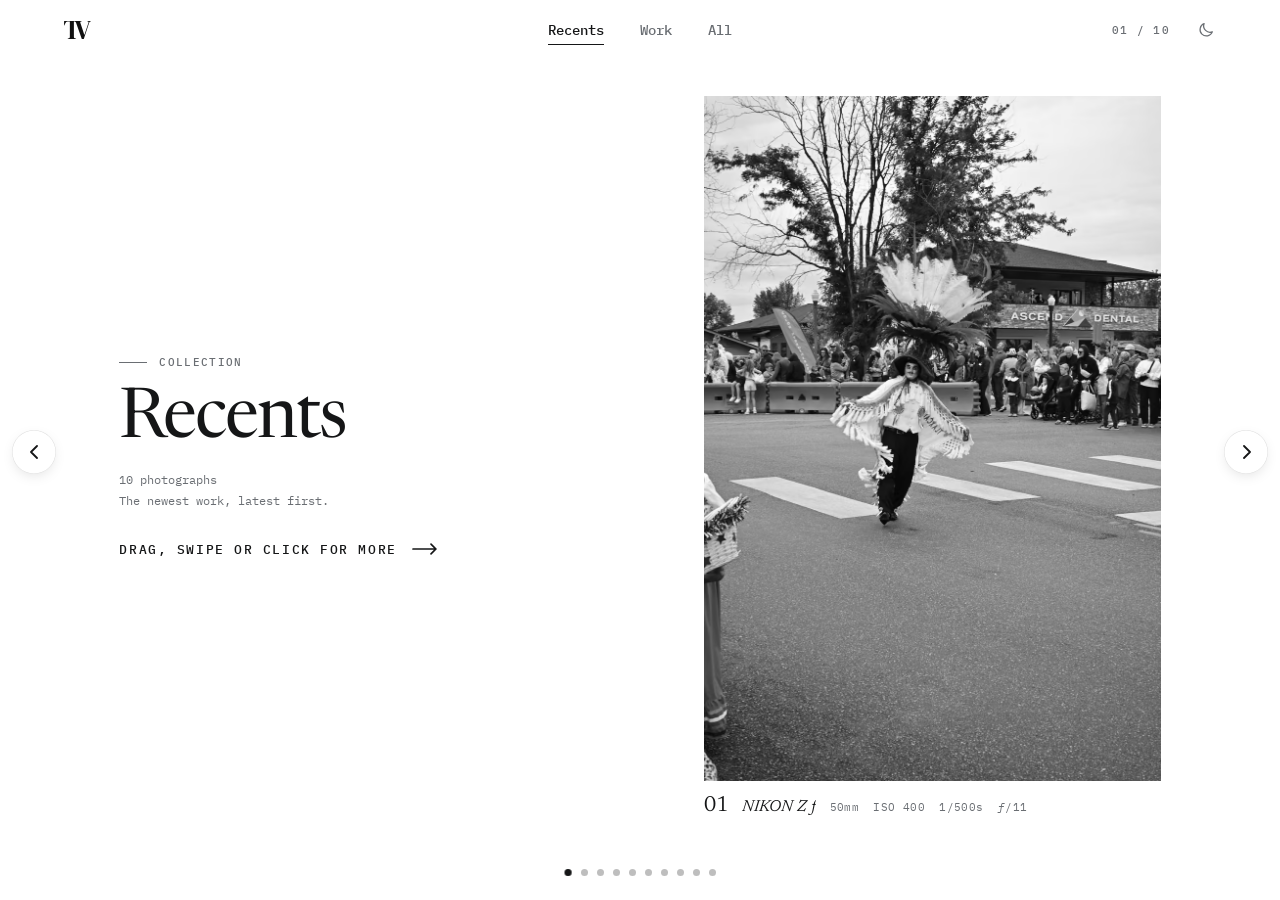
<file: _dist/photography/index.html>
<!doctype html>
<html lang="en">
<head>
<meta charset="utf-8">
<meta name="viewport" content="width=device-width,initial-scale=1,viewport-fit=cover">
<style>[hidden]{display:none!important}body{margin:0}img{max-width:100%}
/* Arriving from the arrow on the home page: the home page slides up and away, and this page slides up in under it.
   A cross-page view transition; browsers without them just open the page. */
@media (prefers-reduced-motion:no-preference){
  @view-transition{navigation:auto}
  html.arrive::view-transition-old(root){animation:vt-out .75s cubic-bezier(.3,.75,.2,1) both}
  html.arrive::view-transition-new(root){animation:vt-in .75s cubic-bezier(.3,.75,.2,1) both}
  @keyframes vt-out{to{transform:translateY(-100%)}}
  @keyframes vt-in{from{transform:translateY(100%)}}
}
</style>
<script>
// The slide plays only when the home page's arrow sent the visitor here (it leaves a note in sessionStorage); any other page change is instant
addEventListener('pagereveal', e => {
  if (!e.viewTransition) return;
  let sent = false; try { sent = sessionStorage.getItem('arrive') === 'rise'; sessionStorage.removeItem('arrive'); } catch (err) {}
  if (!sent) return e.viewTransition.skipTransition();
  document.documentElement.classList.add('arrive');
  e.viewTransition.finished.finally(() => document.documentElement.classList.remove('arrive'));
});
addEventListener('pageswap', e => e.viewTransition && e.viewTransition.skipTransition());
</script>
<title>Terrell V. Photography</title>
<!-- Tab icon: the TV mark, black when the device is in light mode and white in dark mode; the PNG is for browsers without SVG icons -->
<link rel="icon" type="image/png" href="/assets/images/site-wide/favicon-logo.png">
<link rel="icon" type="image/svg+xml" href="/assets/images/site-wide/tv-icon-black.svg" media="(prefers-color-scheme: light)">
<link rel="icon" type="image/svg+xml" href="/assets/images/site-wide/tv-icon-white.svg" media="(prefers-color-scheme: dark)">
<meta name="theme-color" content="#ffffff" id="themeColor">
<meta name="color-scheme" content="light dark" id="colorScheme">
<script>
// Theme: the device's light/dark setting (followed live if it changes), unless the visitor picked one with the toggle during this visit.
// The pick lasts for the tab's session only, so every new visit starts from the device again. It survives a reload (the iOS toggle reloads).
// Runs before the page paints, so there's no flash of the wrong theme.
(() => {
  const q = matchMedia('(prefers-color-scheme: dark)'), root = document.documentElement;
  let saved = null; try { localStorage.removeItem('theme'); saved = sessionStorage.getItem('theme'); } catch (e) {}
  // Safari's own bars follow three things: the page's colour scheme (this meta, plus color-scheme in the CSS), the page background,
  // and theme-color on older iOS. Pin the meta to the site's theme, not "light dark", or Safari keeps following the phone's setting.
  // Swapping the theme-color tag for a fresh one, rather than editing it, nudges Safari to re-read its colours without a reload.
  const apply = t => {
    root.dataset.theme = t;
    document.getElementById('colorScheme').content = t;
    const old = document.getElementById('themeColor'), tc = old.cloneNode(); tc.content = t === 'dark' ? '#111213' : '#ffffff'; old.replaceWith(tc);
    window.onTheme && window.onTheme(t);
  };
  apply(saved || (q.matches ? 'dark' : 'light'));
  q.addEventListener('change', () => { if (!saved) apply(q.matches ? 'dark' : 'light'); });
  // Picking the same theme as the device forgets the choice, so the page goes back to following the device
  window.setTheme = t => { saved = t === (q.matches ? 'dark' : 'light') ? null : t; try { saved ? sessionStorage.setItem('theme', saved) : sessionStorage.removeItem('theme'); } catch (e) {} apply(t); };
})();
</script>
<link rel="preconnect" href="https://fonts.googleapis.com">
<link rel="stylesheet" href="https://fonts.googleapis.com/css2?family=Newsreader:ital,opsz,wght@0,6..72,400;1,6..72,400&family=IBM+Plex+Mono:wght@400;500&display=swap">
<style>
/* Layout: everything is a collection. "All" is a sideways wall of every photo; any other collection opens as snapping, spread-like pages. One header with the imprint and collection tabs ties them together. */
:root{
  color-scheme:light;
  --bg:#ffffff; --ink:#151617; --ink-2:#6a6e73; --ink-3:#a3a7ac; --line:#15161714; --soft:#f3f4f5; --rail:#15161747; --pc-bg:#15161717;
  --serif:"Newsreader","Iowan Old Style","Palatino Linotype",Georgia,serif;
  --mono:"IBM Plex Mono",ui-monospace,SFMono-Regular,Menlo,monospace;
 --hot:#e6e7e9;
  --head-h:60px; --side:40px; --maxw:1320px;
  color-scheme:light;
}
/* Dark theme: set by the script in <head> from the device setting (Windows, macOS, iOS, Android) or the header toggle */
:root[data-theme="dark"]{
  color-scheme:dark;
  --bg:#111213; --ink:#ececed; --ink-2:#a3a7ac; --ink-3:#6f7378; --line:#ececed1a; --soft:#1c1d1f; --rail:#ececed47; --pc-bg:#ececed1c;
 --hot:#2a2b2e;
  color-scheme:dark;
}
/* Light/dark toggle: shows the moon in light mode and the sun in dark mode */
.hr{justify-self:end;display:flex;align-items:center;gap:14px}
.theme,.mode{appearance:none;border:0;background:none;padding:0;width:44px;height:44px;margin-right:-12px;display:grid;place-items:center;cursor:pointer;color:var(--ink-2);transition:color .2s}
@media (hover:hover){.theme:hover,.mode:hover{color:var(--ink)}}
/* All only: grid / one-photo toggle. It shows the view you switch to: the grid icon while focused, the single frame on the wall. */
.mode .m-grid,[data-v="spread"] .mode .m-one{display:none}
[data-v="spread"] .mode .m-grid{display:block}
.theme .sun,[data-theme="dark"] .theme .moon{display:none}
[data-theme="dark"] .theme .sun{display:block}
@media (max-width:760px){:root{--side:20px}}
/* With a mouse, the side margin clears the arrow buttons (44px, 12px from the edge); the header and the title spread both use it */
@media (pointer:fine) and (min-width:761px){:root{--side:64px}}
@media (max-width:760px) and (min-height:501px){:root{--head-h:56px}}
@media (max-height:500px){:root{--head-h:52px;--side:20px;--fbot:40px}}
html,body{height:100%;overflow:hidden;overscroll-behavior:none}
/* Safari (iOS 26) tints the status bar and toolbar from the page's colour scheme and root background, not theme-color */
html{background:var(--bg)}
body{margin:0;background:var(--bg);color:var(--ink);font-family:var(--serif);-webkit-font-smoothing:antialiased;-webkit-tap-highlight-color:transparent}
button{font:inherit;color:inherit}
button:focus-visible,[tabindex]:focus-visible{outline:2px solid var(--ink);outline-offset:3px}
.pages:focus,.room:focus{outline:none}
.mono{font:500 11px/1 var(--mono);letter-spacing:.12em;text-transform:uppercase}

/* Header: imprint, collection tabs, position */
.top{position:fixed;left:0;right:0;top:0;z-index:10;height:calc(var(--head-h) + env(safe-area-inset-top,0px));padding:env(safe-area-inset-top,0px) max(var(--side),env(safe-area-inset-right,0px)) 0 max(var(--side),env(safe-area-inset-left,0px));
  box-sizing:border-box;background:var(--bg);display:grid;grid-template-columns:1fr auto 1fr;align-items:center;column-gap:24px}
/* The header's edges line up with the centred content column on every view */
.top{padding-left:max(var(--side),env(safe-area-inset-left,0px),calc((100% - var(--maxw)) / 2));padding-right:max(var(--side),env(safe-area-inset-right,0px),calc((100% - var(--maxw)) / 2))}
/* Frosted header. The glass lives on a pseudo-element and the header itself stays transparent: Safari (iOS 26) tints the status bar
   from a fixed header's own background colour, and a see-through one comes out white. With none, it uses the page background. */
@supports ((-webkit-backdrop-filter:blur(1px)) or (backdrop-filter:blur(1px))){.top{background:transparent}.top::before{content:"";position:absolute;inset:0;z-index:-1;background:color-mix(in srgb,var(--bg) 85%,transparent);-webkit-backdrop-filter:blur(18px) saturate(1.5);backdrop-filter:blur(18px) saturate(1.5)}}
.imp{appearance:none;border:0;background:none;padding:4px 0;cursor:pointer;justify-self:start;display:flex;flex-direction:column;align-items:flex-start;white-space:nowrap;color:var(--ink)}
.logo{display:block;height:18px;width:auto}.logo-d,[data-theme="dark"] .logo-l{display:none}[data-theme="dark"] .logo-d{display:block}
.tabs{display:flex;gap:36px;position:relative;overflow-x:auto;scrollbar-width:none;max-width:100%}
.tabs::-webkit-scrollbar{display:none}
.tabs button{appearance:none;border:0;background:none;padding:12px 0;cursor:pointer;font-size:14px;color:var(--ink-2);white-space:nowrap;transition:color .2s}
@media (hover:hover){.tabs button:hover{color:var(--ink)}}
.tabs button[aria-selected="true"]{color:var(--ink)}
.tabs i{position:absolute;left:0;bottom:4px;height:1px;background:var(--ink);transition:transform .35s cubic-bezier(.2,.8,.2,1),width .35s cubic-bezier(.2,.8,.2,1),opacity .2s;opacity:0}
@media (max-height:500px){.top{column-gap:18px}.tabs{gap:26px}}
@media (max-height:500px){.logo{height:16px}}
@media (max-width:760px) and (min-height:501px){.logo{height:16px}}
.count{color:var(--ink-2);font-variant-numeric:tabular-nums;white-space:nowrap}
/* Phones: a single "Collections" button opens a sheet listing every collection, in place of the tabs */
.pick{display:none;appearance:none;border:0;background:none;color:var(--ink);padding:12px 0;cursor:pointer;align-items:center;gap:8px;font-size:14px}
.pick svg{transition:transform .3s cubic-bezier(.2,.8,.2,1)}
[data-menu] .pick svg{transform:rotate(180deg)}
.menu{position:fixed;left:0;right:0;top:calc(var(--head-h) + env(safe-area-inset-top,0px));bottom:0;z-index:9;background:color-mix(in srgb,var(--bg) 94%,transparent);
  -webkit-backdrop-filter:blur(18px);backdrop-filter:blur(18px);opacity:0;visibility:hidden;transition:opacity .22s ease,visibility 0s .22s}
[data-menu] .menu{opacity:1;visibility:visible;transition:opacity .22s ease}
.menu-in{display:flex;flex-direction:column;padding:8px max(32px,env(safe-area-inset-right,0px)) 0 max(40px,env(safe-area-inset-left,0px));transform:translateY(-10px);transition:transform .35s cubic-bezier(.2,.8,.2,1)}
[data-menu] .menu-in{transform:none}
.mi{appearance:none;border:0;border-bottom:1px solid var(--line);background:none;display:flex;justify-content:space-between;align-items:baseline;gap:16px;padding:20px 0;color:var(--ink-2);cursor:pointer;text-align:left}
.mi span{font:400 32px/1.05 var(--serif);letter-spacing:-.015em}
.mi small{color:var(--ink-3);font-size:11px;font-variant-numeric:tabular-nums}
.mi[aria-current="true"]{color:var(--ink)}
@media (prefers-reduced-motion:reduce){.menu,.menu-in,.pick svg{transition:none}}
/* Phones held upright: one quiet row. Logo left, tabs in the middle, the two toggles right.
   The side margins line up with the iPhone status bar: the logo under the clock, the last icon under the battery.
   No count up top; the photo number moves beside the dots. The tabs give way to the Collections button. */
@media (max-width:760px) and (min-height:501px){
  .count{display:none}
  .top{grid-template-columns:auto minmax(0,1fr) auto;column-gap:14px;padding-left:max(40px,env(safe-area-inset-left,0px));padding-right:max(32px,env(safe-area-inset-right,0px))}
  .tabs{display:none}
  .pick{display:inline-flex;justify-self:center}
  .hr{gap:0}
  .hr :is(.theme,.mode){width:36px;margin-right:0}.hr .theme:last-child{margin-right:-9px}
}
.view{position:fixed;left:0;right:0;top:calc(var(--head-h) + env(safe-area-inset-top,0px));bottom:0}

.eyebrow{margin:0;color:var(--ink-2);display:flex;align-items:center;gap:12px}
.eyebrow::before{content:"";width:28px;height:1px;background:currentColor}
.go{display:inline-flex;align-items:center;gap:10px;white-space:nowrap}

/* All: the sideways wall */
.room{position:absolute;inset:0 0 calc(env(safe-area-inset-bottom,0px) + 72px) 0;overflow-x:auto;overflow-y:hidden;scrollbar-width:none;cursor:grab;user-select:none;-webkit-user-select:none;overscroll-behavior-x:contain}
.room::-webkit-scrollbar{display:none}
.room.dragging{cursor:grabbing}.room.dragging *{pointer-events:none}
.room img{-webkit-user-drag:none;pointer-events:none}
@media (pointer:coarse){.room{cursor:auto}}
.wall{display:flex;flex-direction:column;justify-content:center;gap:var(--gap);height:100%;box-sizing:border-box;width:max-content;margin-inline:auto;
  padding:clamp(24px,8vh,96px) max(var(--side),env(safe-area-inset-right,0px)) clamp(24px,8vh,96px) max(var(--side),env(safe-area-inset-left,0px));--gap:28px}
@media (max-width:600px){.wall{--gap:14px}}
@media (max-height:500px){.wall{padding-top:12px;padding-bottom:12px}}
.row{display:flex;gap:var(--gap)}
.tile{appearance:none;border:0;padding:0;background:none;flex:none;cursor:inherit;display:block}
.tile .kp{width:100%;height:100%}
/* Position rail under the wall: a stretched page control. The same 7px height and colours as the dots (faint rail, solid part for what's on screen),
   centred at the same height from the bottom, and the same rounded background that only shows while it's hovered or held.
   160px is ten dot slots, the most dots a page control shows on large screens. */
.track{position:absolute;left:50%;bottom:calc(env(safe-area-inset-bottom,0px) + 14px);transform:translateX(-50%);width:min(160px,64vw);height:28px;cursor:pointer;touch-action:none;transition:opacity .3s}
.track::after{content:"";position:absolute;inset:0 -10px;z-index:-1;border-radius:14px;background:var(--pc-bg);opacity:0;transition:opacity .25s}
@media (hover:hover){.track:hover::after{opacity:1}}
.track.held::after{opacity:1}
.track::before{content:"";position:absolute;left:0;right:0;top:10.5px;height:7px;border-radius:3.5px;background:var(--rail)}
.track i{position:absolute;top:10.5px;left:0;height:7px;border-radius:3.5px;background:var(--ink)}
.track.still{opacity:0;pointer-events:none}
.ghint{position:absolute;left:50%;bottom:calc(env(safe-area-inset-bottom,0px) + 52px);transform:translateX(-50%);display:flex;align-items:center;gap:8px;color:var(--ink-3);pointer-events:none;white-space:nowrap;transition:opacity .5s}
.ghint svg{animation:nudge 1.6s ease-in-out infinite}
.ghint.gone,.track.still~.ghint{opacity:0}
.fbot.gdots{display:none}
/* Phones: the wall drops its rail and hint for the page control used in collections, one dot per screen of photos */
@media (max-width:760px) and (min-height:501px){
  .fbot.gdots{display:flex}
  #vGrid .track,#vGrid .ghint{display:none}
  .room{bottom:calc(var(--fbot,56px) + env(safe-area-inset-bottom,0px))!important}
}
@media (max-width:600px){
  .room{bottom:calc(env(safe-area-inset-bottom,0px) * .5 + 44px)!important}
  .track{bottom:calc(env(safe-area-inset-bottom,0px) * .5 + 14px)}
  .ghint{bottom:calc(env(safe-area-inset-bottom,0px) * .5 + 42px)}
}
@media (max-width:600px) and (min-height:501px){#vGrid .room{bottom:calc(env(safe-area-inset-bottom,0px) * .5 + 48px)!important}}
@media (max-width:600px){
  .pages{bottom:calc(env(safe-area-inset-bottom,0px) * .5 + 48px)!important}
  .fbot{height:calc(env(safe-area-inset-bottom,0px) * .5 + 48px)!important;padding-bottom:calc(env(safe-area-inset-bottom,0px) * .5 + 14px)!important;align-items:flex-end}
}
@media (prefers-reduced-motion:reduce){.ghint svg{animation:none}}

/* Focused collection: pages that snap */
.pages{position:absolute;left:0;right:0;top:0;bottom:calc(var(--fbot,56px) + env(safe-area-inset-bottom,0px));display:flex;overflow-x:auto;overflow-y:hidden;touch-action:pan-x;
  scroll-snap-type:x mandatory;scrollbar-width:none;overscroll-behavior-x:contain;user-select:none;-webkit-user-select:none;cursor:grab}
.pages::-webkit-scrollbar{display:none}
.pages.dragging{cursor:grabbing;scroll-snap-type:none}.pages.dragging *{pointer-events:none}
.pages.locked{overflow:hidden}
@media (pointer:coarse){.pages{cursor:auto}}
.pg{flex:0 0 100%;min-width:0;max-width:100%;overflow:hidden;height:100%;scroll-snap-align:center;scroll-snap-stop:always;display:flex;align-items:center;justify-content:center;box-sizing:border-box;padding:4vh max(20px,env(safe-area-inset-right,0px),6.5vw,calc((100% - var(--maxw)) / 2)) 3vh max(20px,env(safe-area-inset-left,0px),6.5vw,calc((100% - var(--maxw)) / 2));gap:max(16px,3vw)}
.fr{margin:0;display:flex;flex-direction:column;flex:none;container-type:inline-size}
.ph{position:relative;overflow:hidden;touch-action:pan-x;background:var(--soft) center/cover}
.ph.zoomed{touch-action:none;overflow:visible;z-index:2;cursor:move}
@media (pointer:fine){.ph{cursor:zoom-in}.ph.zoomed{cursor:zoom-out}}
.ph img{position:absolute;inset:0;width:100%;height:100%;object-fit:cover;transform-origin:0 0;opacity:0;transition:opacity .5s;-webkit-user-drag:none;user-select:none}
.ph img.in{opacity:1}
.ph picture{display:contents}
/* Caption: one line under the photo. The number, the camera, then what's known about the exposure; unknown fields are left out.
   Where the photo is narrow, exposure values that don't fit drop out whole (they wrap onto a hidden second line) instead of being cut. */
.fr figcaption{display:flex;align-items:baseline;column-gap:14px;margin-top:14px;height:22px;white-space:nowrap;overflow:hidden}
.fr figcaption .no{flex:none;font:400 22px/1 var(--serif);font-variant-numeric:lining-nums tabular-nums;letter-spacing:-.01em}
.fr figcaption .cam{flex:none;max-width:40%;font:italic 400 16px/1 var(--serif);overflow:hidden;text-overflow:ellipsis}
.fr figcaption .set{flex:1 1 0;min-width:0;display:flex;flex-wrap:wrap;column-gap:14px;height:1.2em;overflow:hidden;font:400 10.5px/1.2 var(--mono);letter-spacing:.04em;color:var(--ink-2)}
.fr figcaption .none{flex:1 1 0;min-width:0;overflow:hidden;text-overflow:ellipsis;font:400 10.5px/1.2 var(--mono);letter-spacing:.04em;color:var(--ink-3)}
.fr figcaption .cr{flex:0 1 auto;min-width:0;margin-left:auto;font:400 10px/1.2 var(--mono);color:var(--ink-3);overflow:hidden;text-overflow:ellipsis}
@media (max-height:500px){.fr figcaption{margin-top:8px;height:18px}.fr figcaption .no{font-size:18px}.fr figcaption .cam{font-size:14px}.fr figcaption .cr{display:none}}
.opener{flex-direction:column;align-items:flex-start;justify-content:center;padding-inline:max(24px,calc((100% - 1100px) / 2))}
.opener h2{margin:0;font:400 min(clamp(52px,10vw,140px),19vh)/.9 var(--serif);letter-spacing:-.03em}
.opener p{margin:min(18px,2.5vh) 0 0;color:var(--ink-2);font:400 12px/1.7 var(--mono)}
.opener .go{margin-top:min(32px,4.5vh);display:flex;align-items:center;gap:14px;color:var(--ink);font-size:13px}
.opener .go svg{animation:nudge 1.8s ease-in-out infinite}
/* Large screens: the title page is a book spread of two equal halves inside the header's content column (--maxw).
   It shares the header's three lines: the title block starts under the mark, the spine sits under the centred tabs,
   and the first photo ends under the toggle. Its side padding matches the header's exactly. */
.opener.lead{flex-direction:row;align-items:stretch;justify-content:flex-start;gap:0;padding-left:max(var(--side),env(safe-area-inset-left,0px),calc((100% - var(--maxw)) / 2));padding-right:max(var(--side),env(safe-area-inset-right,0px),calc((100% - var(--maxw)) / 2))}
.lead .op-tx,.lead .op-ph{flex:0 0 50%;box-sizing:border-box;min-width:0;display:flex;flex-direction:column;align-items:center;justify-content:center;padding:0 clamp(32px,5vw,100px)}
.lead .op-tx{text-align:left;align-items:flex-start;padding-left:0}
.lead .op-ph{padding-right:0}
/* Landscape ('row'): the photo sits just right of the spine, and fit() starts the title block at the mirror image of the photo's
   outer edge. A photo that fills its page lands on the toggle line, which puts the title under the mark; a narrower one pulls both in. */
.lead .op-ph.stack-row{justify-content:flex-start}
.lead .op-ph.stack-col{align-items:flex-start}
/* Portrait ('col'): the title on top, the first photo filling the space under it, both on the mark's line */
.opener.lead.col{flex-direction:column;justify-content:center;padding-top:clamp(16px,4vh,48px);padding-bottom:clamp(8px,2vh,24px)}
.lead.col .op-tx{flex:none;padding:0 0 clamp(24px,4vh,44px)}
.lead.col .op-ph{flex:1 1 0;min-height:0;padding:0;justify-content:flex-start;align-items:flex-start}
.lead.col .op-tx h2{font-size:min(clamp(52px,9vw,110px),10vh)}
/* A curated page puts its photos side by side (row) or stacks them (col) */
.pg.stack-col,.op-ph.stack-col{flex-direction:column}
.pg.stack-row,.op-ph.stack-row{flex-direction:row}
.lead .op-ph{gap:max(16px,3vw)}
/* "Collection" label over the title, led by a short rule */
.op-k{margin-bottom:min(22px,3vh)}
/* A title page without a photo (short windows): centred in the window, the label balanced with a rule either side.
   Narrow windows keep the title on the mark's line. */
@media (min-width:761px){
  .opener:not(.lead){align-items:center;text-align:center}
  .opener:not(.lead) .op-tx{display:flex;flex-direction:column;align-items:center}
  .opener:not(.lead) .op-k::after{content:"";width:28px;height:1px;background:currentColor}
  /* The words are what's centred; the arrow hangs just past them */
  .opener:not(.lead) .go{position:relative}
  .opener:not(.lead) .go svg{position:absolute;left:100%;top:50%;margin:-6px 0 0 14px}
}
.lead .op-tx h2{font-size:min(clamp(48px,5.4vw,104px),16vh);overflow-wrap:break-word}
@keyframes nudge{50%{transform:translateX(8px)}}
.ghint svg{animation-name:nudge-s}@keyframes nudge-s{50%{transform:translateX(6px)}}
.fbot{position:absolute;left:0;right:0;bottom:0;height:calc(var(--fbot,56px) + env(safe-area-inset-bottom,0px));padding-bottom:env(safe-area-inset-bottom,0px);display:flex;align-items:center;justify-content:center;gap:6px}
/* Page control, after Apple's (Human Interface Guidelines, Page controls), on collections and on the phone wall.
   Equally spaced 7px dots in 16px slots: the current one solid, the others faint. Only so many show (seven on phones, ten elsewhere);
   the strip slides to keep the current dot in view, and dots at a clipped edge shrink to say there are more.
   The rounded background only shows while it is touched or scrubbed (Apple's "automatic" style). */
.pcx{position:relative;display:flex;align-items:center;height:28px;padding:0 6px;cursor:pointer;touch-action:none;-webkit-user-select:none;user-select:none}
.pcx::before{content:"";position:absolute;inset:0;border-radius:14px;background:var(--pc-bg);opacity:0;transition:opacity .25s}
.pcx.on::before{opacity:1}
/* The window clips the strip at its sides only, so the hopping dot can rise above it */
.pcx-win{position:relative;width:calc(var(--shown,1) * 16px);-webkit-clip-path:inset(-28px 0);clip-path:inset(-28px 0)}
/* The strip's slide and the edge dots' resizing share one timing (--pc-slide), so they move together */
.pcx{--pc-slide:.5s cubic-bezier(.2,.8,.2,1)}
.pcx-strip{position:relative;display:flex;transition:transform var(--pc-slide)}
.pcx-dot{flex:none;width:16px;height:28px;display:grid;place-items:center}
.pcx-dot i{width:7px;height:7px;border-radius:50%;background:var(--rail);transition:background-color .2s,transform var(--pc-slide)}
.pcx-dot[aria-current="true"] i{background:var(--ink)}
.pcx.still::before,.pcx.still .pcx-strip,.pcx.still .pcx-dot i{transition:none}
/* The current page is a separate solid dot (pcx-hop) that jumps from dot to dot; the dots under it all stay faint.
   pcx-ring is the ripple it leaves where it lands. Both are moved only with transforms by the hop animation in pageControl(). */
.pcx-hop,.pcx-ring{position:absolute;left:0;top:50%;width:7px;height:7px;margin-top:-3.5px;border-radius:50%;pointer-events:none;display:none}
.pcx-hop{background:var(--ink);will-change:transform}
.pcx-ring{box-sizing:border-box;border:1px solid var(--ink);opacity:0}
.pcx.hop .pcx-hop,.pcx.hop .pcx-ring{display:block}
.pcx.hop .pcx-dot[aria-current="true"] i{background:var(--rail)}
@media (prefers-reduced-motion:reduce){.pcx-strip,.pcx-dot i{transition:none}}
@media (max-width:760px) and (min-height:501px){
  .pg{padding-left:max(28px,env(safe-area-inset-left,0px));padding-right:max(28px,env(safe-area-inset-right,0px))}
  .fr figcaption{display:none}
}
/* With a mouse the arrow buttons show (44px, 12px from each edge), so pages keep at least 68px each side to stay clear of them */
@media (pointer:fine){.pg{padding-left:max(68px,6.5vw,calc((100% - var(--maxw)) / 2));padding-right:max(68px,6.5vw,calc((100% - var(--maxw)) / 2))}}
/* A narrow window with a mouse: the header moves in with the pages, so the mark stays over the title */
@media (pointer:fine) and (max-width:760px) and (min-height:501px){.top{padding-left:68px;padding-right:68px}}
.arrow{position:absolute;top:50%;z-index:3;transform:translateY(-50%);appearance:none;border:0;width:44px;height:44px;border-radius:50%;background:var(--soft);display:grid;place-items:center;cursor:pointer;transition:opacity .2s}
.arrow:disabled{opacity:0;pointer-events:none}
.arrow{transition:opacity .2s,background-color .2s,transform .2s}.arrow.hot{background:var(--hot)}
/* iOS-style glass: a barely-there tint of the page colour over a blur of whatever is behind, a hairline edge and a soft lift */
@supports ((-webkit-backdrop-filter:blur(1px)) or (backdrop-filter:blur(1px))){
  .arrow{background:color-mix(in srgb,var(--bg) 52%,transparent);-webkit-backdrop-filter:blur(16px) saturate(1.6);backdrop-filter:blur(16px) saturate(1.6);
    box-shadow:inset 0 0 0 .5px color-mix(in srgb,var(--ink) 14%,transparent),inset 0 1px 0 color-mix(in srgb,#fff 22%,transparent),0 4px 16px -6px #0003}
  .arrow.hot{background:color-mix(in srgb,var(--bg) 72%,transparent)}
  @media (hover:hover){.arrow:hover{background:color-mix(in srgb,var(--bg) 72%,transparent)}}
}.arrow.l.hot{transform:translateY(-50%) translateX(-2px)}.arrow.r.hot{transform:translateY(-50%) translateX(2px)}
@media (hover:hover){.arrow:hover{background:var(--hot)}.arrow.l:hover{transform:translateY(-50%) translateX(-2px)}.arrow.r:hover{transform:translateY(-50%) translateX(2px)}}
.arrow.l{left:max(12px,env(safe-area-inset-left,0px))}.arrow.r{right:max(12px,env(safe-area-inset-right,0px))}
@media (pointer:coarse){.arrow{display:none}}

.view .arrow{top:calc(50% - 28px)}
#vGrid .arrow{top:calc(50% - 14px)}
@media (prefers-reduced-motion:reduce){.opener .go svg{animation:none}}
</style>

<header class="top">
  <a class="imp" href="/" aria-label="Terrell V., home"><img class="logo logo-l" src="tv-mark-black.svg" alt="" height="21"><img class="logo logo-d" src="tv-mark-white.svg" alt="" height="21"></a>
  <nav class="tabs mono" id="tabs" role="tablist" aria-label="Collections"><i id="tabI"></i></nav>
  <button class="pick mono" id="pick" aria-haspopup="true" aria-expanded="false" aria-controls="menu"><span id="pickT">Collections</span><svg aria-hidden="true" width="10" height="6" viewBox="0 0 10 6" fill="none" stroke="currentColor" stroke-width="1.4" stroke-linecap="round" stroke-linejoin="round"><path d="M1 1l4 4 4-4"/></svg></button>
  <div class="hr">
    <span class="count mono" id="count"></span>
    <button class="mode" id="mode" hidden aria-label="Show as a grid">
      <svg class="m-grid" aria-hidden="true" width="18" height="18" viewBox="0 0 24 24" fill="none" stroke="currentColor" stroke-width="1.6" stroke-linejoin="round"><rect x="3.5" y="3.5" width="7" height="7" rx="1"/><rect x="13.5" y="3.5" width="7" height="7" rx="1"/><rect x="3.5" y="13.5" width="7" height="7" rx="1"/><rect x="13.5" y="13.5" width="7" height="7" rx="1"/></svg>
      <svg class="m-one" aria-hidden="true" width="18" height="18" viewBox="0 0 24 24" fill="none" stroke="currentColor" stroke-width="1.6" stroke-linejoin="round"><rect x="3.5" y="5.5" width="17" height="13" rx="1.5"/></svg>
    </button>
    <button class="theme" id="theme" aria-label="Switch to dark mode">
      <svg class="moon" aria-hidden="true" width="18" height="18" viewBox="0 0 24 24" fill="none" stroke="currentColor" stroke-width="1.6" stroke-linecap="round" stroke-linejoin="round"><path d="M20.5 14.5A8.5 8.5 0 0 1 9.5 3.5a8.5 8.5 0 1 0 11 11z"/></svg>
      <svg class="sun" aria-hidden="true" width="18" height="18" viewBox="0 0 24 24" fill="none" stroke="currentColor" stroke-width="1.6" stroke-linecap="round"><circle cx="12" cy="12" r="4"/><path d="M12 2.5v2M12 19.5v2M2.5 12h2M19.5 12h2M5.3 5.3l1.4 1.4M17.3 17.3l1.4 1.4M5.3 18.7l1.4-1.4M17.3 6.7l1.4-1.4"/></svg>
    </button>
  </div>
</header>
<div class="menu" id="menu"><div class="menu-in" role="menu" aria-label="Collections"></div></div>

<main class="view" id="vGrid" hidden>
  <div class="room" id="room" tabindex="0" aria-label="All photographs. Drag, swipe or scroll to move sideways."><div class="wall" id="wall"></div></div>
  <div class="track" id="track" aria-hidden="true"><i id="trackI"></i></div>
  <nav class="fbot gdots" id="gdots" aria-label="Screens"></nav>
  <div class="ghint mono" id="ghint" aria-hidden="true"><span id="ghintT">Swipe</span><svg width="22" height="10" viewBox="0 0 22 10" fill="none" stroke="currentColor" stroke-width="1.4" stroke-linecap="round"><path d="M1 5h19M16 1l4 4-4 4"/></svg></div>
  <button class="arrow l" id="gprev" aria-label="Scroll back"><svg width="9" height="14" viewBox="0 0 9 14" fill="none" stroke="currentColor" stroke-width="1.8" stroke-linecap="round" stroke-linejoin="round"><path d="M7 1L1 7l6 6"/></svg></button>
  <button class="arrow r" id="gnext" aria-label="Scroll forward"><svg width="9" height="14" viewBox="0 0 9 14" fill="none" stroke="currentColor" stroke-width="1.8" stroke-linecap="round" stroke-linejoin="round"><path d="M2 1l6 6-6 6"/></svg></button>
</main>

<main class="view" id="vSpread" hidden aria-label="Collection">
  <div class="pages" id="pages" tabindex="0"></div>
  <button class="arrow l" id="prev" aria-label="Previous page"><svg width="9" height="14" viewBox="0 0 9 14" fill="none" stroke="currentColor" stroke-width="1.8" stroke-linecap="round" stroke-linejoin="round"><path d="M7 1L1 7l6 6"/></svg></button>
  <button class="arrow r" id="next" aria-label="Next page"><svg width="9" height="14" viewBox="0 0 9 14" fill="none" stroke="currentColor" stroke-width="1.8" stroke-linecap="round" stroke-linejoin="round"><path d="M2 1l6 6-6 6"/></svg></button>
  <nav class="fbot" id="dots" aria-label="Pages"></nav>
</main>

<script src="photos.js"></script>
<script src="layouts.js"></script>
<script src="kit.js"></script>
<script>
const { P, pic, wrap, zoomable, notes, haptic, reduce } = Kit;
const $ = id => document.getElementById(id);
const pad = n => String(n).padStart(2, '0');
const coarse = matchMedia('(pointer:coarse)').matches;
// Phones held upright: the layout without imprint or captions
const phone = matchMedia('(max-width:760px) and (min-height:501px)');
const BLURBS = {
  City: 'Streets after rain, long shadows and the geometry of crossings.',
  People: 'Strangers caught mid-moment, at work and at rest.',
  Architecture: 'Facades, doors and windows, and the light that falls on them.'
};
const COLS = [
  { title: 'Recents', blurb: 'The newest work, latest first.', items: [...P].reverse() },
  ...[...new Set(P.map(p => p.collection))].map(c => ({ title: c, blurb: BLURBS[c] || '', items: P.filter(p => p.collection === c) }))
];
// The featured collection: where /photography opens, and where the logo leads
const FEATURED = 'Recents', FI = Math.max(0, COLS.findIndex(c => c.title === FEATURED));
const ALL = { title: 'All photographs', blurb: 'Everything, in order.', items: P };
const ARROW = '<svg width="22" height="10" viewBox="0 0 22 10" fill="none" stroke="currentColor" stroke-width="1.4" stroke-linecap="round"><path d="M1 5h19M16 1l4 4-4 4"/></svg>';

/* ---------- Tabs and navigation ---------- */
// Collections in order, then All, always last
const tabs = [...COLS.map(c => c.title), 'All'].map((t, k) => {
  const b = document.createElement('button'); b.role = 'tab'; b.textContent = t; b.setAttribute('aria-selected', 'false');
  b.onclick = () => { haptic(5); k === COLS.length ? openAll() : go({ v: 'spread', c: k }); };
  $('tabs').appendChild(b); return b;
});
let state = { v: '' };
const tabOf = s => s.v === 'grid' || (s.v === 'spread' && s.c < 0) ? COLS.length : s.v === 'spread' ? s.c : -1;
function markTab() {
  const t = tabOf(state), i = $('tabI');
  tabs.forEach((b, k) => b.setAttribute('aria-selected', k === t));
  // Phones: the collection button reads as the current collection, so you always know where you are
  $('pickT').textContent = t >= 0 ? tabs[t].textContent : 'Collections'; $('pick').setAttribute('aria-label', `Collection: ${$('pickT').textContent}. Choose another`);
  $('mode').hidden = t !== COLS.length;
  $('mode').setAttribute('aria-label', state.v === 'grid' ? 'Show one photo at a time' : 'Show as a grid');
  const b = t >= 0 ? tabs[t] : null;
  if (!b) { i.style.opacity = 0; return; }
  i.style.opacity = 1; i.style.width = b.offsetWidth + 'px'; i.style.transform = `translateX(${b.offsetLeft}px)`;
  const bar = $('tabs'); if (bar.scrollWidth > bar.clientWidth) bar.scrollTo({ left: b.offsetLeft - (bar.clientWidth - b.offsetWidth) / 2, behavior: 'smooth' });
}
const views = { grid: $('vGrid'), spread: $('vSpread') };
// Moving between collections replaces the history entry; a photo opened from the All wall is pushed, so Back returns to the wall.
function go(s, mode, quiet) {
  const prev = state; state = s;
  mode = mode || (s.v === 'spread' && s.c < 0 ? 'push' : 'replace');
  setMenu(false);
  try { if (mode === 'push') history.pushState(s, ''); else if (mode === 'replace') history.replaceState(s, ''); } catch (e) {}
  document.body.dataset.v = s.v;
  Object.entries(views).forEach(([k, el]) => el.hidden = k !== s.v);
  stopGlide();
  if (s.v === 'grid') { hang(); gFresh = true;if (s.at != null || s.x != null) { gStop(); room.scrollLeft = s.x ?? (s.at === 'end' ? room.scrollWidth : tileX(s.at)); if (typeof s.at === 'number') wallPick = { k: s.at, x: room.scrollLeft }; } syncGrid(); room.focus({ preventScroll: true }); peek(); }
  if (s.v === 'spread') openSpread(s.c < 0 ? ALL : COLS[s.c], s.at);
  if (!reduce && !quiet && (prev.v !== s.v || prev.c !== s.c)) views[s.v].animate([{ opacity: 0 }, { opacity: 1 }], { duration: 260, easing: 'ease-out' });
  markTab();
}
const homeState = () => ({ v: 'spread', c: FI });
// Phones: the Collections button opens a sheet listing every collection (All last), the current one marked
const menuItems = [...COLS.map((c, k) => ({ t: c.title, n: c.items.length, s: { v: 'spread', c: k } })), { t: 'All', n: P.length, s: { v: 'grid' } }].map(it => {
  const b = document.createElement('button'); b.className = 'mi'; b.setAttribute('role', 'menuitem');
  b.innerHTML = `<span>${it.t}</span><small class="mono">${pad(it.n)}</small>`;
  b.onclick = () => { haptic(5); it.s.v === 'grid' ? openAll() : go(it.s); };
  $('menu').firstChild.appendChild(b); return b;
});
function setMenu(open) {
  if (open === document.body.hasAttribute('data-menu')) return;
  document.body.toggleAttribute('data-menu', open); $('pick').setAttribute('aria-expanded', open);
  if (open) { const t = tabOf(state); menuItems.forEach((b, k) => b.setAttribute('aria-current', k === t)); }
}
$('pick').onclick = () => { haptic(5); setMenu(!document.body.hasAttribute('data-menu')); };
// A tap on the sheet outside the list closes it
$('menu').onclick = e => { if (!e.target.closest('.mi')) setMenu(false); };
// Light/dark toggle; the theme itself is applied by the script in <head>
const syncTheme = t => $('theme').setAttribute('aria-label', `Switch to ${t === 'dark' ? 'light' : 'dark'} mode`);
window.onTheme = t => { syncTheme(t); state.v === 'spread' && fit(); }; syncTheme(document.documentElement.dataset.theme);
// Safari on iPhone and iPad only re-reads its own bar colours on load, so there the toggle saves your place and reloads:
// the new theme is stored first and applied before the page paints, so it comes back in the new colours exactly where you were.
const iOS = /iP(hone|ad|od)/.test(navigator.userAgent) || (navigator.platform === 'MacIntel' && navigator.maxTouchPoints > 1);
const here = () => {
  if (state.v === 'grid') return { v: 'grid', x: room.scrollLeft };
  const f = pagesEl.children[idx()]?.querySelector('.fr');
  return { v: 'spread', c: state.c, at: f ? +f.dataset.k : undefined };
};
$('theme').onclick = () => {
  haptic(5); setTheme(document.documentElement.dataset.theme === 'dark' ? 'light' : 'dark');
  if (iOS) { try { history.replaceState(here(), ''); } catch (e) {} location.reload(); }
};
// Old history entries (e.g. from when there was a home page) fall back to the featured collection
addEventListener('popstate', e => {
  let s = e.state && views[e.state.v] ? e.state : homeState(), mode = 'none';
  // Stepping back to the wall from a photo: centre the wall on that photo, and remember the place for a reload
  if (wallAt != null && s.v === 'grid') { s = { v: 'grid', at: wallAt }; mode = 'replace'; }
  wallAt = null; go(s, mode);
});
// All only: the header toggle swaps between the wall and one photo at a time
// wallPick is the photo the wall last centred: while the wall has not moved, the toggle opens that photo again
let wallAt = null, wallPick = null;
function toggleMode() {
  if (state.v === 'grid') {
    const same = wallPick && Math.abs(room.scrollLeft - wallPick.x) < 2;
    go({ v: 'spread', c: -1, at: same ? wallPick.k : centreTile() }); return;
  }
  const f = pagesEl.children[idx()]?.querySelector('.fr');
  toWall(f ? +f.dataset.k : 0);
}
// Back to the wall. A photo opened from the wall has its own history entry, so step back over it rather than add another.
function toWall(k) {
  if (history.length < 2) { go({ v: 'grid', at: k }); return; }
  wallAt = k; history.back();
}
// The All tab: from one photo of All it goes back to the wall, so Back still leaves All instead of returning to that photo
function openAll() {
  if (state.v === 'spread' && state.c < 0) toggleMode(); else go({ v: 'grid' });
}
$('mode').onclick = () => { haptic(5); toggleMode(); };
// A reload keeps its place: remember the view it was on
const boot = history.state;

/* ---------- Page control ---------- */
// A page control after Apple's, inside `nav`. People tap either side of the current dot to step one page (step(-1 | 1)),
// click a dot with a mouse to go to it (jump(i, true)), or touch and drag along the control to scrub (jump(i), no animation).
// Scrubbing past either end reaches the first or last page. set(n, i, fresh) shows page i of n; fresh skips the animation for a new list.
// PC_SLOT matches the 16px width of `.pcx-dot` in the CSS
const PC_SLOT = 16;
function pageControl(nav, { step, jump }) {
  const el = document.createElement('div'); el.className = 'pcx'; el.setAttribute('role', 'img');
  el.innerHTML = '<div class="pcx-win"><div class="pcx-strip"></div></div>';
  nav.replaceChildren(el);
  const strip = el.querySelector('.pcx-strip'), hop = hopper(strip);
  let n = 0, cur = 0, off = 0, scrub = null, hideT = 0;
  const dots = () => strip.querySelectorAll('.pcx-dot');
  const shownNow = () => Math.min(n, phone.matches ? 7 : 10);
  // instant: show the change with no hop (scrubbing, where Apple advises against animating every step).
  // landIn: when the content's own move is known ahead (a desktop page glide), the hop lands as it ends, in that many ms.
  function set(count, i, fresh, instant, landIn) {
    if (count !== n) { strip.innerHTML = '<span class="pcx-dot"><i></i></span>'.repeat(count); hop.mount(); n = count; fresh = true; }
    const was = cur, shown = shownNow();
    cur = Math.max(0, Math.min(n - 1, i));
    // The window moves only when the current dot reaches its second-to-last slot, as on iOS; a fresh list centres it
    off = fresh ? cur - (shown >> 1) : Math.min(Math.max(off, cur - shown + 2), cur - 1);
    off = Math.max(0, Math.min(n - shown, off));
    el.classList.toggle('still', !!fresh);
    el.style.setProperty('--shown', shown);
    dots().forEach((d, k) => d.setAttribute('aria-current', String(k === cur)));
    el.setAttribute('aria-label', `Page ${cur + 1} of ${n}`);
    nav.hidden = n < 2;
    // Every screen size; reduced motion keeps plain dots that change in place.
    // The dot always hops the way the page moved. If the window has to slide, it waits until the dot lands, then glides under it.
    const hopOn = !reduce;
    el.classList.toggle('hop', hopOn);
    if (!hopOn) frame();
    else if (fresh || instant) { hop.to(cur, 0); frame(); }
    else if (cur !== was) hop.to(cur, cur - was, landIn, frame);
    else if (!hop.busy()) frame();
    if (fresh) { void el.offsetWidth; el.classList.remove('still'); if (!reduce) el.animate([{ opacity: 0 }, { opacity: 1 }], { duration: 220, easing: 'ease-out' }); }
  }
  // Slide the strip to the current window and shrink the dots at a clipped edge with more pages beyond it, the outermost most
  function frame() {
    const shown = shownNow();
    strip.style.transform = `translateX(${-off * PC_SLOT}px)`;
    dots().forEach((d, k) => {
      const edge = Math.min(off > 0 ? k - off : 9, off + shown < n ? off + shown - 1 - k : 9);
      d.firstChild.style.transform = edge <= 0 ? 'scale(.5)' : edge === 1 ? 'scale(.75)' : '';
    });
  }
  const showBg = on => { clearTimeout(hideT); if (on) el.classList.add('on'); else hideT = setTimeout(() => el.classList.remove('on'), 500); };
  el.addEventListener('pointerdown', e => {
    if (e.button) return; e.preventDefault(); el.setPointerCapture(e.pointerId);
    scrub = { x: e.clientX, i: cur, moved: false }; showBg(true);
  });
  el.addEventListener('pointermove', e => {
    if (!scrub) return;
    const dx = e.clientX - scrub.x, r = el.getBoundingClientRect();
    if (!scrub.moved && Math.abs(dx) < 8) return;
    scrub.moved = true;
    const i = e.clientX < r.left ? 0 : e.clientX > r.right ? n - 1 : scrub.i + Math.round(dx / PC_SLOT);
    if (Math.max(0, Math.min(n - 1, i)) !== cur) { set(n, i, false, true); jump(cur); }
  });
  el.addEventListener('pointerup', e => {
    if (!scrub) return; const s = scrub; scrub = null; showBg(false);
    if (s.moved) return;
    // The control holds pointer capture, so find the dot under the pointer rather than use e.target
    const dot = e.pointerType === 'mouse' && document.elementFromPoint(e.clientX, e.clientY)?.closest('.pcx-dot');
    if (dot) { const k = [...dots()].indexOf(dot); if (k !== cur) jump(k, true); return; }
    const c = dots()[cur].getBoundingClientRect();
    haptic(5); step(e.clientX < c.left + c.width / 2 ? -1 : 1);
  });
  el.addEventListener('pointercancel', () => { scrub = null; showBg(false); });
  // land(): the content has come to rest, so a hop still in the air should touch down now
  return { set, land: hop.land };
}

// The jumping current-page dot. It lives inside the strip, so when the strip slides it carries the dot with it.
// to(k, steps, landIn, onLand) moves it onto dot k: steps 0 places it, any other value hops it (landIn: touch down in that many ms),
// and onLand runs at touchdown. A hop is sampled from a small physics model into Web Animations keyframes (no library; every browser
// since 2020 runs them): a crouch, a ballistic arc that stretches along its velocity, an impact squash, then a damped-spring settle.
// Landing sends out a faint ring and makes the nearby dots dip. A new hop mid-air starts from wherever the dot is, without a crouch.
// mount() puts the dot back after the strip's dots are rebuilt; busy() says a hop is still on its way down.
function hopper(strip) {
  const dot = document.createElement('i'), ring = document.createElement('i');
  dot.className = 'pcx-hop'; ring.className = 'pcx-ring';
  const mount = () => strip.append(ring, dot);
  // runs[0] is the dot's own animation; impactAt is when it touches down, in its own time
  let x = 0, runs = [], impactAt = 0, landK = 0, landT = 0, onLand = null;
  const dotX = k => k * PC_SLOT + (PC_SLOT - 7) / 2;
  const stop = () => { runs.forEach(a => a.cancel()); runs = []; clearTimeout(landT); landT = 0; };
  const busy = () => !!landT;
  // Touchdown in `delay` ms: the ring, the dips, then whatever waits for the landing (the strip's slide)
  function touchdown(delay) {
    ripple(delay);
    clearTimeout(landT);
    landT = setTimeout(() => { landT = 0; onLand && onLand(); }, delay);
  }
  // Touch: when the swipe has settled, bring a hop that's still in the air down within LAND_MS, then let the bounce play at normal speed
  const LAND_MS = 60;
  function land() {
    const a = runs[0];
    if (!a || a.playState !== 'running' || impactAt - a.currentTime <= LAND_MS) return;
    a.updatePlaybackRate((impactAt - a.currentTime) / LAND_MS);
    setTimeout(() => a.updatePlaybackRate(1), LAND_MS);
    runs.slice(1).forEach(r => r.cancel()); runs = [a];
    touchdown(LAND_MS);
  }
  // The landing ring, and the nearby dots dipping as the ground shakes: less and later the further away they are
  function ripple(delay) {
    runs.push(ring.animate([{ opacity: .32, transform: `translate(${x}px,0) scale(1)` }, { opacity: 0, transform: `translate(${x}px,0) scale(3)` }],
      { duration: 560, delay, easing: 'cubic-bezier(.2,.8,.2,1)' }));
    strip.querySelectorAll('.pcx-dot').forEach((d, k) => {
      const dd = Math.abs(k - landK); if (!dd || dd > 3) return;
      runs.push(d.animate([{ transform: 'none' }, { transform: `translateY(${1.8 / dd}px)` }, { transform: 'none' }],
        { duration: 260, delay: delay + (dd - 1) * 40, easing: 'cubic-bezier(.3,.6,.3,1)' }));
    });
  }
  function to(k, steps, landIn, after) {
    const x1 = dotX(k);
    if (!steps) { stop(); dot.style.transform = `translate(${x1}px,0)`; x = x1; return; }
    // Start from where the dot is, which is mid-air if a hop is still running
    const now = getComputedStyle(dot).transform, m = new DOMMatrixReadOnly(now === 'none' ? undefined : now);
    const from = runs.length ? { x: m.m41, y: m.m42, air: m.m42 < -.5 } : { x, y: 0, air: false };
    stop(); x = x1; landK = k; onLand = after; dot.style.transform = `translate(${x1}px,0)`;
    // Touch screens get a quicker hop, since a native swipe settles soon after the page changes
    const { frames, T, impact } = hopFrames(from, x1, coarse, landIn);
    runs.push(dot.animate(frames, { duration: T, easing: 'linear' }));
    impactAt = impact;
    touchdown(impact);
  }
  return { to, land, mount, busy };
}
// Keyframes for one hop from `from` ({ x, y, air }) to x1 on the ground. quick shortens the crouch and flight; landIn instead sets
// when it touches down (ms), with the crouch taking under a fifth of that. Returns the frames, the total time and when it lands (ms).
// The dot is a 3.5px-radius ellipse: scale(s, 1/s) after rotate(a) stretches it along angle a while keeping its area.
// On the ground its centre sits so the bottom of the ellipse stays on the line.
function hopFrames(from, x1, quick, landIn) {
  const R = 3.5, dx = x1 - from.x, slots = Math.abs(dx) / PC_SLOT, h = 9 + 5 * Math.sqrt(Math.max(0, slots - 1)), settle = 460;
  let crouch = from.air ? 0 : quick ? 45 : 90;
  let fly = (quick ? 190 + 60 * Math.sqrt(Math.max(1, slots)) : 250 + 80 * Math.sqrt(Math.max(1, slots))) - (from.air ? 60 : 0);
  if (landIn) { const total = Math.max(200, landIn); crouch = from.air ? 0 : Math.min(90, total * .18); fly = total - crouch; }
  const T = crouch + fly + settle, frames = [];
  const lift = (a, s) => R - Math.hypot(R * s * Math.sin(a), R / s * Math.cos(a));
  const add = (t, px, py, a, s) => frames.push({ offset: Math.min(1, t / T), transform: `translate(${px}px,${py}px) rotate(${a}rad) scale(${s},${1 / s})` });
  // Flight: steady sideways speed under gravity. y is up-negative; height h above the straight line from start to landing.
  const yAt = u => from.y * (1 - u) - 4 * h * u * (1 - u);
  const angleAt = u => Math.atan2((-from.y - 4 * h * (1 - 2 * u)) / fly, dx / fly);
  const stretchAt = u => 1 + Math.min(.34, 2.2 * Math.hypot(dx / fly, (-from.y - 4 * h * (1 - 2 * u)) / fly));
  // Contact squashes (crouch and impact) press mostly straight down, leaning only a little toward the travel direction,
  // so the dot flattens on the ground instead of tipping over
  const a0 = angleAt(0), a1 = angleAt(1), ac = -Math.PI / 2 * .65 + a0 * .35, al = Math.PI / 2 * .65 + a1 * .35;
  if (crouch) {
    // Load the spring: compress, sinking onto the ground, then release into the stretch
    for (let k = 0; k <= 6; k++) { const q = k / 6, s = 1 - .26 * Math.sin(q * Math.PI / 2); add(crouch * q, from.x, lift(ac, s), ac, s); }
  }
  for (let k = 0; k <= 14; k++) { const u = k / 14; add(crouch + fly * u, from.x + dx * u, yAt(u), angleAt(u), stretchAt(u)); }
  // Impact: flatten against the ground along the incoming direction, then a damped spring settles it, with a small skid forward
  const t0 = crouch + fly, hit = 50, dir = Math.sign(dx);
  add(t0 + hit, x1 + dir * .8, lift(al, .64), al, .64);
  for (let k = 1; k <= 16; k++) {
    const t = (settle - hit) * k / 16, decay = Math.exp(-t / 120), s = 1 - .36 * decay * Math.cos(t / 34);
    add(t0 + hit + t, x1 + dir * .8 * decay * Math.cos(t / 60), lift(al, s), al, s);
  }
  frames[frames.length - 1] = { offset: 1, transform: `translate(${x1}px,0px) rotate(${al}rad) scale(1,1)` };
  return { frames, T, impact: t0 };
}

/* ---------- All: the wall ---------- */
const room = $('room'), wall = $('wall');
const tiles = P.map((p, i) => {
  const b = document.createElement('button'); b.className = 'tile'; b.setAttribute('aria-label', `Photograph ${pad(i + 1)}. Open`);
  b.appendChild(pic(p, { ratio: false, eager: i < 12 }));
  b.onclick = e => { if (gMoved) return e.preventDefault(); go({ v: 'spread', c: -1, at: i }); };
  return b;
});
// Indexes of the photos at least partly on screen on the wall
function shownTiles() {
  const L0 = room.scrollLeft, R0 = L0 + room.clientWidth;
  return tiles.map((t, i) => (t.offsetLeft + t.offsetWidth > L0 && t.offsetLeft < R0) ? i : -1).filter(i => i >= 0);
}
// The photo nearest the middle of the screen, so the toggle opens the photo you were looking at
function centreTile() {
  const r = room.getBoundingClientRect(), cx = r.left + r.width / 2, cy = r.top + r.height / 2;
  const dist = t => { const b = t.getBoundingClientRect(); return Math.hypot(b.left + b.width / 2 - cx, b.top + b.height / 2 - cy); };
  return tiles.reduce((best, t, i) => dist(t) < dist(tiles[best]) ? i : best, 0);
}
// The wall's scroll position that centres photo k (the browser clamps it at the ends)
function tileX(k) {
  const t = tiles[k];
  return t ? t.offsetLeft + t.offsetWidth / 2 - room.clientWidth / 2 : 0;
}
function hang() {
  if ($('vGrid').hidden) return;
  const cs = getComputedStyle(wall), gap = parseFloat(cs.getPropertyValue('--gap'));
  // Rows sized for a comfortable tile height, at most three: about 300px on laptops, 220px on wide screens (1600px and up, so a full-screen
  // desktop gets three rows) and on phones; one row on short landscape screens. Each photo goes into the shortest row.
  // Tiles never grow past maxH; spare height becomes space above and below the wall, and a wall narrower than the screen is centred.
  const avail = room.clientHeight - parseFloat(cs.paddingTop) - parseFloat(cs.paddingBottom);
  const target = innerWidth < 600 || innerWidth >= 1600 ? 220 : 300, maxH = innerWidth < 600 ? 260 : 360;
  const n = Math.max(1, Math.min(3, Math.round((avail + gap) / (target + gap))));
  const H = Math.min(maxH, Math.floor((avail - gap * (n - 1)) / n));
  const rows = Array.from({ length: n }, () => { const r = document.createElement('div'); r.className = 'row'; r.w = 0; return r; });
  P.forEach((p, i) => { const w = Math.round(H * p.w / p.h), r = rows.reduce((a, b) => b.w < a.w ? b : a); tiles[i].style.width = w + 'px'; tiles[i].style.height = H + 'px'; r.appendChild(tiles[i]); r.w += w + gap; });
  wall.replaceChildren(...rows);
  // One dot per screen's width of wall (the last one is the end)
  gCount = Math.max(1, Math.ceil((room.scrollWidth - 2) / room.clientWidth));
  gScr = -1;
}
$('ghintT').textContent = coarse ? 'Swipe' : 'Drag or scroll';
// The first time the wall opens on a touch screen, it slides a little and back to show it moves sideways
let peeked = false;
function peek() {
  if (peeked || !coarse || reduce) return; peeked = true;
  setTimeout(() => { if (state.v !== 'grid' || room.scrollLeft > 4) return; glideBy(56); setTimeout(() => state.v === 'grid' && glideBy(-56), 520); }, 650);
}
// The wall's page control (phones): one dot per screen's width of wall, the last one being the end.
// gFresh marks the first update after the wall opens, so the control appears already in place instead of animating from the last view.
let gScr = -1, gCount = 1, gFresh = true;
function syncGrid() {
  if (state.v !== 'grid') return;
  const max = room.scrollWidth - room.clientWidth, L0 = room.scrollLeft;
  const si = L0 >= max - 2 ? gCount - 1 : Math.min(gCount - 1, Math.round(L0 / room.clientWidth));
  if (si !== gScr || gFresh) { gScr = si; gCtl.set(gCount, si, gFresh); gFresh = false; }
  const T = $('track'), Tw = T.clientWidth, SW = Math.max(1, room.scrollWidth);
  T.classList.toggle('still', max <= 1);
  if (L0 > 60) $('ghint').classList.add('gone');
  $('trackI').style.width = Tw * room.clientWidth / SW + 'px'; $('trackI').style.transform = `translateX(${Tw * L0 / SW}px)`;
  // The wall's arrows never dead-end: at either end they turn to the neighbouring collection
  $('gprev').setAttribute('aria-label', L0 <= 2 ? `Previous collection: ${COLS[COLS.length - 1].title}` : 'Scroll back');
  $('gnext').setAttribute('aria-label', L0 >= max - 2 ? `Next collection: ${COLS[0].title}` : 'Scroll forward');
  const vis = shownTiles();
  if (vis.length) $('count').textContent = `${pad(Math.min(...vis) + 1)}–${pad(Math.max(...vis) + 1)} / ${pad(P.length)}`;
}
// Update the rail and count at most once per frame, however many scroll events arrive
let gSync = 0;
room.addEventListener('scroll', () => { if (!gSync) gSync = requestAnimationFrame(() => { gSync = 0; syncGrid(); }); }, { passive: true });
let gDrag = null, gMoved = false, gRaf = 0, gTarget = null, gPos = 0, eLast = 0, eAcc = 0, eArmed = false;
// Every programmatic move keeps its own sub-pixel position (gPos): the browser rounds scrollLeft, and reading it back makes slow glides stutter
const gMax = () => room.scrollWidth - room.clientWidth;
const gStop = () => { cancelAnimationFrame(gRaf); gRaf = 0; gTarget = null; };
// Is the wall already at its end in this direction (1 forward, -1 back)? Pushing on past it turns to the next or previous collection.
const gAt = d => d > 0 ? room.scrollLeft >= gMax() - 2 : room.scrollLeft <= 2;
room.addEventListener('dragstart', e => e.preventDefault());
let rT = null;
room.addEventListener('touchstart', e => { const t = e.touches[0]; rT = e.touches.length === 1 ? { x: t.clientX, y: t.clientY, atL: gAt(-1), atR: gAt(1) } : null; }, { passive: true });
room.addEventListener('touchend', e => {
  const t = e.changedTouches[0], s0 = rT; rT = null; if (!s0) return;
  const dx = t.clientX - s0.x, dy = t.clientY - s0.y;
  if (Math.abs(dx) < 60 || Math.abs(dx) < Math.abs(dy) * 1.5) return;
  if (dx < 0 && s0.atR) turnCol(1); else if (dx > 0 && s0.atL) turnCol(-1);
}, { passive: true });
room.addEventListener('pointerdown', e => { if (e.pointerType !== 'mouse' || e.button) return; e.preventDefault(); gStop(); gDrag = { x: e.clientX, l: room.scrollLeft, t: performance.now(), vx: 0, lx: e.clientX, atL: gAt(-1), atR: gAt(1) }; gMoved = false; });
addEventListener('pointermove', e => {
  if (!gDrag) return; const dx = e.clientX - gDrag.x;
  if (!gMoved && Math.abs(dx) > 5) { gMoved = true; room.classList.add('dragging'); }
  if (!gMoved) return; room.scrollLeft = gDrag.l - dx;
  const now = performance.now(), dt = Math.max(1, now - gDrag.t); gDrag.vx = .8 * ((e.clientX - gDrag.lx) / dt) + .2 * gDrag.vx; gDrag.lx = e.clientX; gDrag.t = now;
});
addEventListener('pointerup', () => {
  if (!gDrag) return; let v = gDrag.vx; const g = gDrag, dx = g.lx - g.x; gDrag = null; room.classList.remove('dragging');
  // Dragged on past an end it was already at
  if (gMoved && ((dx < -80 && g.atR) || (dx > 80 && g.atL))) { setTimeout(() => gMoved = false, 0); turnCol(dx < 0 ? 1 : -1); return; }
  // Throw: carry the release speed (px/ms) and let it decay at the same rate whatever the screen's refresh rate
  if (!reduce && Math.abs(v) > .05) {
    gPos = room.scrollLeft; let last = performance.now();
    const step = now => { const dt = Math.max(0, Math.min(48, now - last)); last = now; gPos = Math.max(0, Math.min(gMax(), gPos - v * dt)); room.scrollLeft = gPos; v *= Math.pow(.94, dt / 16.7); gRaf = Math.abs(v) > .02 && gPos > 0 && gPos < gMax() ? requestAnimationFrame(step) : 0; };
    gRaf = requestAnimationFrame(step);
  }
  setTimeout(() => gMoved = false, 0);
});
room.addEventListener('wheel', e => {
  if (e.ctrlKey) return;
  // A notched mouse wheel jumps in big steps, so glide between them. Trackpads and smooth wheels already send fine, momentum-carrying deltas:
  // sideways ones are left to the browser's own scrolling, and up/down ones are turned sideways one to one, with no extra easing.
  const notched = e.deltaMode !== 0 || (Math.abs(e.wheelDelta) >= 120 && e.wheelDelta % 120 === 0);
  const sideways = Math.abs(e.deltaX) > Math.abs(e.deltaY), d = sideways ? e.deltaX : e.deltaY, now = performance.now();
  // Only a new gesture that begins already at an end counts, so the momentum that carried you there can't flip the page
  if (now - eLast > 220) { eArmed = gAt(Math.sign(d)); eAcc = 0; } eLast = now;
  if (eArmed && d && gAt(Math.sign(d))) { e.preventDefault(); eAcc += d; if (Math.abs(eAcc) > 90) { eArmed = false; turnCol(Math.sign(eAcc)); } return; }
  if (!notched && sideways) { gStop(); return; }
  e.preventDefault();
  if (notched) glideBy(d * (e.deltaMode === 1 ? 32 : e.deltaMode === 2 ? room.clientWidth : 1));
  else { gStop(); room.scrollLeft += d; }
}, { passive: false });
function glideBy(d) {
  const max = gMax();
  if (coarse && !reduce) { gStop(); room.scrollTo({ left: Math.max(0, Math.min(max, room.scrollLeft + d)), behavior: 'smooth' }); return; }
  // Not already gliding: stop any throw still coasting and start from where the wall is now
  if (gTarget == null) { cancelAnimationFrame(gRaf); gRaf = 0; gPos = room.scrollLeft; }
  gTarget = Math.max(0, Math.min(max, (gTarget ?? gPos) + d));
  if (reduce) { room.scrollLeft = gPos = gTarget; gTarget = null; return; }
  if (gRaf) return;
  let last = performance.now();
  // Ease toward the target by time, not by frame, so it feels the same at 60Hz and 120Hz
  const glide = now => {
    const dt = Math.max(0, Math.min(48, now - last)); last = now;
    const diff = gTarget - gPos;
    if (Math.abs(diff) < .3) { room.scrollLeft = gPos = gTarget; gTarget = null; gRaf = 0; return; }
    gPos += diff * (1 - Math.exp(-dt / 85)); room.scrollLeft = gPos; gRaf = requestAnimationFrame(glide);
  };
  gRaf = requestAnimationFrame(glide);
}
// Drag or click the rail to move through the wall
let tHeld = null;
const tTo = x => { const r = $('track').getBoundingClientRect(); room.scrollLeft = (x - r.left - tHeld) / r.width * room.scrollWidth; };
$('track').addEventListener('pointerdown', e => {
  gStop(); $('track').setPointerCapture(e.pointerId); $('track').classList.add('held');
  const k = $('trackI').getBoundingClientRect(), on = e.clientX >= k.left && e.clientX <= k.right;
  tHeld = on ? e.clientX - k.left : k.width / 2; if (!on) tTo(e.clientX);
});
$('track').addEventListener('pointermove', e => tHeld != null && tTo(e.clientX));
const tRel = () => { tHeld = null; $('track').classList.remove('held'); };
$('track').addEventListener('pointerup', tRel); $('track').addEventListener('pointercancel', tRel);
$('gprev').onclick = () => gAt(-1) ? turnCol(-1) : glideBy(-room.clientWidth * .8);
// A tap steps a screen (or on to the neighbouring collection at an end); scrubbing jumps straight to a screen
const gCtl = pageControl($('gdots'), {
  step: d => gAt(d) ? turnCol(d) : glideBy(d * room.clientWidth),
  jump: (i, animate) => { gStop(); animate ? glideBy(i * room.clientWidth - room.scrollLeft) : room.scrollLeft = i * room.clientWidth; }
});
$('gnext').onclick = () => gAt(1) ? turnCol(1) : glideBy(room.clientWidth * .8);

/* ---------- Focused collection ---------- */
const focus = $('focus'), pagesEl = $('pages');
let cur = null, pages = [], zooms = [];
// Group photos into pages. Each page is { ks: item indexes, dir, scale }.
// A collection with curated pages for this screen size (layouts.js) uses them; any other is grouped automatically.
function compose(c, lead) {
  const list = curated(c.title);
  return list ? fromLayout(c.items, list) : autoPages(c.items, lead);
}
// The curated pages for this screen size: the first size that matches, else the next size down the list that has pages
const LAYOUTS = window.LAYOUTS || { sizes: {}, collections: {} };
const sizes = Object.entries(LAYOUTS.sizes).map(([name, q]) => ({ name, mq: matchMedia(q) }));
function curated(title) {
  const by = LAYOUTS.collections[title], at = sizes.findIndex(z => z.mq.matches);
  if (!by || at < 0) return null;
  const z = sizes.slice(at).find(z => by[z.name]);
  return z ? by[z.name] : null;
}
// Turn a curated list into pages. Unknown or repeated photo ids are skipped; photos no page names get their own pages at the end.
function fromLayout(items, list) {
  const ix = new Map(items.map((p, k) => [p.id, k])), used = new Set();
  const take = id => {
    const k = ix.get(id);
    if (k == null || used.has(k)) { console.warn(`layouts.js: photo ${id} is not in this collection, or is on two pages`); return false; }
    used.add(k); return true;
  };
  const out = list.map(pg => {
    const o = Array.isArray(pg) ? { photos: pg } : pg;
    return { ks: o.photos.filter(take).map(id => ix.get(id)), dir: o.dir, scale: o.scale };
  }).filter(g => g.ks.length);
  items.forEach((p, k) => { if (!used.has(k)) { console.warn(`layouts.js: photo ${p.id} is on no page`); out.push({ ks: [k] }); } });
  return out;
}
// Automatic pages: a landscape photo gets a page to itself; on wide screens two portraits share one.
// Two portraits share a page only when the screen is wide enough to show both at full height.
// With a lead title page, photo 1 sits beside the title on its own and grouping starts from photo 2.
function autoPages(items, lead) {
  const W = innerWidth * .92 - 40, H = Math.max(200, innerHeight - (innerHeight <= 500 ? 52 : innerWidth <= 760 ? 56 : 60) - 56 - capH() - innerHeight * .04), out = lead ? [{ ks: [0] }] : [];
  for (let i = lead ? 1 : 0; i < items.length; i++) {
    const p = items[i], q = items[i + 1];
    if (p.h > p.w && q && q.h > q.w && (p.w / p.h + q.w / q.h) * H <= W) { out.push({ ks: [i, i + 1] }); i++; } else out.push({ ks: [i] });
  }
  return out;
}
// Large screens (not phones or short landscape) put the first photo on the title page, so it's on screen the moment a collection opens
// Larger screens (not phones or short landscape) put the first photo on the title page, so it's on screen the moment a collection opens:
// beside the title in landscape windows ('row'), under it in portrait ones ('col'). '' means a title page of its own.
const leadMode = () => phone.matches || innerHeight <= 500 ? '' : innerWidth >= 900 && innerWidth >= innerHeight * 1.05 ? 'row' : 'col';
let lead = false, leadAs = '';
function render() {
  const items = cur.items; leadAs = items.length ? leadMode() : ''; lead = !!leadAs; pages = compose(cur, lead); zooms = [];
  let shown = 0;
  const intro = `<div class="op-tx">${cur === ALL ? '' : '<div class="eyebrow mono op-k">Collection</div>'}<h2>${cur.title}</h2><p>${items.length} photographs${cur.blurb ? `<br>${cur.blurb}` : ''}</p><span class="go mono">Drag, swipe or click${lead ? ' for more' : ''} <svg width="28" height="12" viewBox="0 0 22 10" fill="none" stroke="currentColor" stroke-width="1.4" stroke-linecap="round"><path d="M1 5h19M16 1l4 4-4 4"/></svg></span></div>`;
  pagesEl.innerHTML = lead ? '' : `<section class="pg opener">${intro}</section>`;
  pages.forEach((group, gi) => {
    const s = document.createElement('section'); s.className = lead && !gi ? `pg opener lead ${leadAs}` : 'pg';
    if (lead && !gi) s.innerHTML = intro + '<div class="op-ph"></div>';
    const into = s.querySelector('.op-ph') || s;
    into.dataset.dir = group.dir || ''; into.dataset.scale = group.scale || 1;
    group.ks.forEach(k => {
      // k finds the photo in the collection; n is its number in the order the pages show it
      const p = items[k], n = ++shown, f = document.createElement('figure'); f.className = 'fr'; f.dataset.k = k; f.dataset.n = n;
      const box = document.createElement('div'); box.className = 'ph'; box.style.backgroundImage = `url(${p.lqip})`;
      const img = new Image(); img.alt = `${p.title}, ${p.place}`; img.decoding = 'async'; img.loading = 'lazy';
      img.onload = () => img.classList.add('in'); box.appendChild(wrap(img, p, true));
      f.appendChild(box);
      f.insertAdjacentHTML('beforeend', caption(p, n));
      into.appendChild(f);
      zooms.push(zoomable(box, img, z => pagesEl.classList.toggle('locked', z)));
    });
    pagesEl.appendChild(s);
  });
  synced = -1; fFresh = true; fit();
}
// Room kept under each photo for its one-line caption (margin and line); none on upright phones, which show no caption.
const capH = () => innerHeight <= 500 ? 26 : phone.matches ? 0 : 36;
// Size every photo as large as its page allows, keeping true proportions.
// Side by side (row), the photos share one height; stacked (col), they share one width. With no dir set, the page uses the one that shows the photos larger.
function fit() {
  [...pagesEl.children].forEach(s => {
    const frs = [...s.querySelectorAll('.fr')]; if (!frs.length) return;
    // On the spread title page the photos have only their own half (the right page) to fill
    const box = frs[0].parentElement, bs = getComputedStyle(box), ss = getComputedStyle(s), n = frs.length, c = capH();
    const W = box.clientWidth - parseFloat(bs.paddingLeft) - parseFloat(bs.paddingRight);
    // A stacked (portrait) title page leaves the photos only the space under the title
    const H = s.classList.contains('col') ? box.clientHeight : pagesEl.clientHeight - parseFloat(ss.paddingTop) - parseFloat(ss.paddingBottom);
    const r = frs.map(f => { const p = cur.items[+f.dataset.k]; return p.w / p.h; });
    const sumR = r.reduce((a, x) => a + x, 0), sumInv = r.reduce((a, x) => a + 1 / x, 0);
    const rowH = Math.min(H - c, (W - (parseFloat(bs.columnGap) || 0) * (n - 1)) / sumR);
    const colW = Math.min(W, (H - n * c - (parseFloat(bs.rowGap) || 0) * (n - 1)) / sumInv);
    const dir = box.dataset.dir || (n > 1 && colW * colW * sumInv > rowH * rowH * sumR ? 'col' : 'row');
    box.classList.toggle('stack-col', dir === 'col'); box.classList.toggle('stack-row', dir === 'row');
    const k = Math.min(1, Math.max(.1, +box.dataset.scale || 1));
    const widths = frs.map((f, j) => {
      const h = (dir === 'col' ? colW / r[j] : rowH) * k, ph = f.querySelector('.ph');
      ph.style.height = h + 'px'; ph.style.width = (h * r[j]) + 'px'; f.style.width = ph.style.width;
      return h * r[j];
    });
    if (s.classList.contains('row')) {
      const span = dir === 'col' ? Math.max(...widths) : widths.reduce((a, w) => a + w, 0) + (parseFloat(bs.columnGap) || 0) * (n - 1);
      mirrorTitle(s, box, span);
    }
  });
}
// Landscape title page: start the title block at the mirror image (across the spine) of the photos' outer edge.
// The photos start one gutter right of the spine, so the title starts one gutter plus the photos' width left of it,
// but never left of the mark's line, and always with room for its widest line (at least TITLE_MIN px).
const TITLE_MIN = 300;
function mirrorTitle(s, box, span) {
  const tx = s.querySelector('.op-tx'), half = box.clientWidth, reach = parseFloat(getComputedStyle(box).paddingLeft) + span;
  tx.style.paddingLeft = '0px';
  const need = Math.max(TITLE_MIN, ...[...tx.children].map(c => { const r = document.createRange(); r.selectNodeContents(c); return r.getBoundingClientRect().width; }));
  tx.style.paddingLeft = Math.max(0, Math.min(half - reach, half - parseFloat(getComputedStyle(tx).paddingRight) - need)) + 'px';
}
const idx = () => Math.round(pagesEl.scrollLeft / pagesEl.clientWidth);
// A collection's page control: a tap steps a page (or on to the neighbouring collection at an end); scrubbing jumps straight to a page
const fCtl = pageControl($('dots'), {
  step: d => goTo(aim() + d),
  jump: (i, animate) => {
    if (animate) { goTo(i); return; }
    stopGlide(); pagesEl.style.scrollSnapType = 'none'; pagesEl.scrollLeft = i * pagesEl.clientWidth; pagesEl.style.scrollSnapType = '';
  }
});
// fFresh marks the first update after a collection renders, so its control appears already in place
let fFresh = true;
// Header count, dots and arrows only change when the page does: skip the work on the many scroll frames in between,
// so nothing touches layout mid-swipe. render() and resize reset `synced` to force a refresh.
let synced = -1;
function syncFocus() {
  const i = idx(), n = pagesEl.children.length;
  if (i === synced) return; synced = i;
  // Count photographs, not pages: the opener has none and a wide-screen page can hold two or more
  const ks = [...(pagesEl.children[i]?.querySelectorAll('.fr') || [])].map(f => +f.dataset.n);
  $('count').textContent = ks.length ? `${pad(ks[0])}${ks.length > 1 ? '–' + pad(ks[ks.length - 1]) : ''} / ${pad(cur.items.length)}` : '';
  // The dots follow where the page is heading (a glide's target), so a multi-page glide doesn't hop through every page on the way
  fCtl.set(n, aim(), fFresh); fFresh = false;
  const end = i === n - 1, nx = end && nextOf(), pv = i === 0 && prevOf();
  $('prev').disabled = i === 0 && !pv; $('next').disabled = end && !nx;
  $('prev').setAttribute('aria-label', pv ? (pv.v === 'grid' ? 'All photographs' : `Previous collection: ${COLS[pv.c].title}`) : 'Previous page');
  $('next').setAttribute('aria-label', nx ? (nx.v === 'grid' ? 'All photographs' : `Next collection: ${COLS[nx.c].title}`) : 'Next page');
}
let lastI = 0;
let fSync = 0;
// Touch: once the finger is up and the page has snapped exactly into place, the dot lands with it
let touching = false;
pagesEl.addEventListener('touchstart', () => touching = true, { passive: true });
pagesEl.addEventListener('touchend', e => touching = e.touches.length > 0, { passive: true });
pagesEl.addEventListener('touchcancel', () => touching = false, { passive: true });
pagesEl.addEventListener('scroll', () => {
  if (coarse && !touching && Math.abs(pagesEl.scrollLeft - idx() * pagesEl.clientWidth) < 1) fCtl.land();
  if (!fSync) fSync = requestAnimationFrame(() => { fSync = 0; syncFocus(); });
  const i = idx(); if (i !== lastI) { zooms.forEach(z => z.zoomed && z.reset()); lastI = i; haptic(4); }
}, { passive: true });
function caption(p, n) {
  const set = [p.mm && `${p.mm}mm`, p.iso && `ISO ${p.iso}`, p.shutter && `${p.shutter}s`, p.f && `ƒ/${p.f}`].filter(Boolean).map(v => `<span>${v}</span>`).join('');
  const credit = p.place ? `<span class="cr">${p.place.replace(/^Photo by /, '')}</span>` : '';
  let body;
  if (p.camera) body = `<span class="cam">${p.camera}</span>${credit}${set ? `<span class="set">${set}</span>` : ''}`;
  else if (set) body = `<span class="set">${set}</span>${credit}`;
  else body = `<span class="none">Settings not recorded</span>${credit}`;
  return `<figcaption><span class="no">${pad(n)}</span>${body}</figcaption>`;
}
// One glide owns every programmatic move: snapping is off while it runs, and it starts from wherever the page is
// (mid-drag included) at the hand's speed, easing into the page instead of replaying a full page turn.
let gRun = null;
function stopGlide() { if (!gRun) return; cancelAnimationFrame(gRun.raf); gRun = null; pagesEl.style.scrollSnapType = ''; }
// Everything is one continuous loop, in tab order: each collection, then the All wall, then back to the first collection.
// Forward lands on a collection's title page (or the start of the wall); back lands on its last page (or the end of the wall).
// Only the tabbed views chain; the All sequence opened from the wall doesn't.
const lastOf = c => ({ v: 'spread', c, at: 'end' });
const nextOf = () => state.v === 'grid' ? { v: 'spread', c: 0 } : state.v === 'spread' && state.c >= 0 ? (state.c + 1 < COLS.length ? { v: 'spread', c: state.c + 1 } : { v: 'grid', at: 0 }) : null;
const prevOf = () => state.v === 'grid' ? lastOf(COLS.length - 1) : state.v === 'spread' && state.c >= 0 ? (state.c > 0 ? lastOf(state.c - 1) : { v: 'grid', at: 'end' }) : null;
// Turn the page: a copy of the current page slides out while the new collection slides in behind it, like any other swipe
function turnCol(dir) {
  const s = dir > 0 ? nextOf() : prevOf(); if (!s) return false;
  const fromGrid = state.v === 'grid', src = fromGrid ? room : pagesEl, r = src.getBoundingClientRect(), keep = room.scrollLeft;
  const old = fromGrid ? room.cloneNode(true) : pagesEl.children[idx()]?.cloneNode(true);
  let ghost = null;
  if (!reduce && old) {
    old.querySelectorAll('[id]').forEach(el => el.removeAttribute('id')); old.removeAttribute('id');
    if (fromGrid) old.style.inset = '0';
    ghost = document.createElement('div'); ghost.setAttribute('aria-hidden', 'true');
    ghost.style.cssText = `position:fixed;left:${r.left}px;top:${r.top}px;width:${r.width}px;height:${r.height}px;display:flex;overflow:hidden;pointer-events:none;z-index:5;background:var(--bg)`;
    ghost.appendChild(old);
  }
  go(s, undefined, !!ghost);
  if (!ghost) return true;
  document.body.appendChild(ghost); if (fromGrid) old.scrollLeft = keep;
  const o = { duration: 680, easing: 'cubic-bezier(.45,.05,.25,1)' }, W = r.width;
  ghost.animate([{ transform: 'none' }, { transform: `translateX(${-dir * W}px)` }], o).onfinish = () => ghost.remove();
  (s.v === 'grid' ? room : pagesEl).animate([{ transform: `translateX(${dir * W}px)` }, { transform: 'none' }], o);
  return true;
}
function goTo(i, v = 0) {
  const n = pagesEl.children.length, W = pagesEl.clientWidth;
  if (i > n - 1 && pagesEl.scrollLeft >= (n - 1) * W - 2 && turnCol(1)) return;
  if (i < 0 && pagesEl.scrollLeft <= 2 && turnCol(-1)) return;
  i = Math.max(0, Math.min(n - 1, i));
  stopGlide();
  const from = pagesEl.scrollLeft, to = i * W, d = to - from;
  if (reduce || Math.abs(d) < 1) { pagesEl.scrollLeft = to; return; }
  // Touch screens: let the browser's own smooth scroll do it, on its scrolling thread, the same motion as a native swipe
  if (coarse) { pend = { i, t: performance.now() + 700 }; pagesEl.scrollTo({ left: to, behavior: 'smooth' }); return; }
  // After a swipe, carry on at exactly the speed the hand let go at and ease out from there (easeOutCubic starts at slope 3d/T,
  // so T matches the release speed): a fast flick finishes fast, a lazy one drifts. Never slower than the gesture, which would feel like a fight.
  // Taps, keys and arrows have no hand speed to match, so they use a soft ease in and out at a calm, fixed pace.
  const toward = v && Math.sign(v) === Math.sign(d) ? Math.abs(v) : 0;
  const T = toward ? Math.max(160, Math.min(560, 3 * Math.abs(d) / toward)) : Math.max(480, Math.min(680, 480 + Math.abs(d) / W * 200));
  const t0 = performance.now();
  pagesEl.style.scrollSnapType = 'none';
  const run = gRun = { i, raf: 0 };
  // The dot takes off with the glide and lands as it ends
  fCtl.set(n, i, false, false, T);
  const step = now => {
    if (gRun !== run) return;
    const k = Math.min(1, (now - t0) / T), e = toward ? 1 - Math.pow(1 - k, 3) : k * k * k * (k * (6 * k - 15) + 10);
    pagesEl.scrollLeft = from + d * e;
    if (k < 1) run.raf = requestAnimationFrame(step); else { gRun = null; pagesEl.style.scrollSnapType = ''; }
  };
  run.raf = requestAnimationFrame(step);
}
// Where the page is heading: a running glide's target, a native smooth scroll still under way, or where it is now
let pend = null;
const aim = () => gRun ? gRun.i : pend && performance.now() < pend.t ? pend.i : idx();
$('prev').onclick = () => goTo(aim() - 1); $('next').onclick = () => goTo(aim() + 1);
// Touch: native scrolling can't go past the first or last page, so a clear sideways swipe there turns to the neighbouring collection
let tStart = null;
pagesEl.addEventListener('touchstart', e => { stopGlide(); pend = null; const t = e.touches[0]; tStart = e.touches.length === 1 ? { x: t.clientX, y: t.clientY, i: idx(), n: pagesEl.children.length } : null; }, { passive: true });
pagesEl.addEventListener('touchend', e => {
  const t = e.changedTouches[0], s0 = tStart; tStart = null;
  if (!s0 || zooms.some(z => z.zoomed)) return;
  const dx = t.clientX - s0.x, dy = t.clientY - s0.y;
  if (Math.abs(dx) < 60 || Math.abs(dx) < Math.abs(dy) * 1.5) return;
  if (dx < 0 && s0.i === s0.n - 1) turnCol(1); else if (dx > 0 && s0.i === 0) turnCol(-1);
}, { passive: true });
// The empty space beside a page's photos turns it: left of the leftmost photo goes back, right of the rightmost goes forward.
// Photos themselves do nothing on click. Anywhere on the title page starts the collection.
function zone(x) {
  const pg = pagesEl.children[aim()]; if (!pg) return 0;
  const frs = pg.querySelectorAll('.fr');
  if (!frs.length) return 1;
  const L = frs[0].getBoundingClientRect().left, R = frs[frs.length - 1].getBoundingClientRect().right;
  return x < L ? -1 : x > R ? 1 : 0;
}
let dragJust = false;
pagesEl.addEventListener('click', e => {
  if (dragJust || zooms.some(z => z.zoomed) || e.target.closest('.fr')) return;
  const z = zone(e.clientX); if (z) goTo(aim() + z);
});
pagesEl.addEventListener('mousemove', e => {
  if (fd) return; const z = e.target.closest('.fr') ? 0 : zone(e.clientX), i = aim(), n = pagesEl.children.length;
  const back = z < 0 && (i > 0 || !!prevOf()), fwd = z > 0 && (i < n - 1 || !!nextOf());
  pagesEl.style.cursor = back || fwd ? 'pointer' : '';
  $('prev').classList.toggle('hot', back); $('next').classList.toggle('hot', fwd);
});
// The arrows sit on top of the pages, so moving onto one isn't leaving: keep its highlight until the pointer is really gone
const cool = e => { const t = e.relatedTarget; if (t && (t.closest('.arrow') || pagesEl.contains(t))) return; $('prev').classList.remove('hot'); $('next').classList.remove('hot'); };
pagesEl.addEventListener('mouseleave', cool); $('prev').addEventListener('mouseleave', cool); $('next').addEventListener('mouseleave', cool);
function openSpread(c, photoIndex) {
  cur = c; render();
  // photoIndex is a photo's place in the collection, or 'end' for the last page
  const pi = photoIndex === 'end' ? pagesEl.children.length - 1 : photoIndex != null ? Math.max(0, pages.findIndex(g => g.ks.includes(photoIndex)) + (lead ? 0 : 1)) : 0;
  pagesEl.style.scrollSnapType = 'none'; pagesEl.scrollLeft = pi * pagesEl.clientWidth; pagesEl.style.scrollSnapType = '';
  lastI = pi; syncFocus(); pagesEl.focus({ preventScroll: true });
}

// Mouse drag between pages: follows the hand, then settles on the nearest page (a quick flick moves one page).
// Touch uses the browser's native scrolling and snapping, which runs off the main thread and stays fluid on every phone.
let fd = null;
pagesEl.addEventListener('dragstart', e => e.preventDefault());
pagesEl.addEventListener('pointerdown', e => {
  if (e.pointerType !== 'mouse' || e.button || zooms.some(z => z.zoomed)) return;
  e.preventDefault(); stopGlide(); const now = performance.now(); fd = { x: e.clientX, l: pagesEl.scrollLeft, i: idx(), t: now, moved: false, hx: [[now, e.clientX]] }; });
addEventListener('pointermove', e => {
  if (!fd) return; const dx = e.clientX - fd.x;
  if (!fd.moved && Math.abs(dx) > 4) { fd.moved = true; pagesEl.classList.add('dragging'); }
  if (fd.moved) pagesEl.scrollLeft = fd.l - dx;
  const now = performance.now(); fd.hx.push([now, e.clientX]); while (fd.hx.length > 2 && now - fd.hx[0][0] > 90) fd.hx.shift();
});
addEventListener('pointercancel', () => { if (!fd) return; const i = fd.i; fd = null; pagesEl.classList.remove('dragging'); goTo(i); });
addEventListener('pointerup', e => {
  if (!fd) return; const dx = e.clientX - fd.x, W = pagesEl.clientWidth, start = fd.i, moved = fd.moved, h = fd.hx, now = performance.now(); fd = null;
  if (!moved) return;
  dragJust = true; setTimeout(() => dragJust = false, 0);
  // Release speed from the last ~90ms of movement, in scroll direction (px/ms)
  const [t1, x1] = h[0], v = now - t1 > 0 && now - h[h.length - 1][0] < 120 ? -(e.clientX - x1) / (now - t1) : 0;
  let target = start;
  if (Math.abs(dx) > W * .12 || Math.abs(v) > .4) target = start + (v ? Math.sign(v) : dx < 0 ? 1 : -1);
  goTo(target, v); pagesEl.classList.remove('dragging');
});
// Wheel and trackpad: one page per gesture. A gesture ends after a short pause, so a trackpad's
// momentum tail can't trigger a second turn mid-glide; a fresh, harder push starts a new one.
let wLast = 0, wAcc = 0, wArmed = true, wFired = 0, wPrev = 0;
pagesEl.addEventListener('wheel', e => {
  if (e.ctrlKey) return; e.preventDefault();
  const d = Math.abs(e.deltaY) > Math.abs(e.deltaX) ? e.deltaY : e.deltaX, now = performance.now();
  if (now - wLast > 180 || (now - wFired > 450 && Math.abs(d) > Math.abs(wPrev) * 1.6 && Math.abs(d) > 24)) { wArmed = true; wAcc = 0; }
  wLast = now; wPrev = d;
  if (!wArmed) return; wAcc += d;
  if (Math.abs(wAcc) > 30) { goTo(aim() + Math.sign(wAcc)); wArmed = false; wFired = now; }
}, { passive: false });
addEventListener('keydown', e => {
  if (state.v === 'spread') {
    if (e.key === 'ArrowRight') { e.preventDefault(); goTo(aim() + 1); }
    if (e.key === 'ArrowLeft') { e.preventDefault(); goTo(aim() - 1); }
  }
  if (state.v === 'grid') {
    if (e.key === 'ArrowRight') { e.preventDefault(); gAt(1) ? turnCol(1) : glideBy(room.clientWidth * .5); }
    if (e.key === 'ArrowLeft') { e.preventDefault(); gAt(-1) ? turnCol(-1) : glideBy(-room.clientWidth * .5); }
  }
  if (e.key === 'Escape') { if (document.body.hasAttribute('data-menu')) setMenu(false); else if (state.v === 'spread' && state.c < 0) toggleMode(); }
});
addEventListener('resize', () => {
  if (!phone.matches) setMenu(false);
  if (state.v === 'grid') { hang(); syncGrid(); }
  if (state.v === 'spread') { stopGlide(); const i = idx(); const same = JSON.stringify(compose(cur, !!leadMode())) === JSON.stringify(pages); if (!same || leadMode() !== leadAs) render(); else fit(); pagesEl.scrollLeft = Math.min(i, pagesEl.children.length - 1) * pagesEl.clientWidth; synced = -1; syncFocus(); }
  markTab();
});
document.fonts && document.fonts.ready.then(markTab);
// Re-measure the underline whenever a tab changes size, e.g. when the web font swaps in after the first measurement (iOS)
if ('ResizeObserver' in window) { const ro = new ResizeObserver(() => markTab()); ro.observe($('tabs')); tabs.forEach(b => ro.observe(b)); }
// Open where a reload left off, else on the featured collection
go(boot && views[boot.v] ? boot : homeState(), 'replace');

</script>

</html>
</file>
